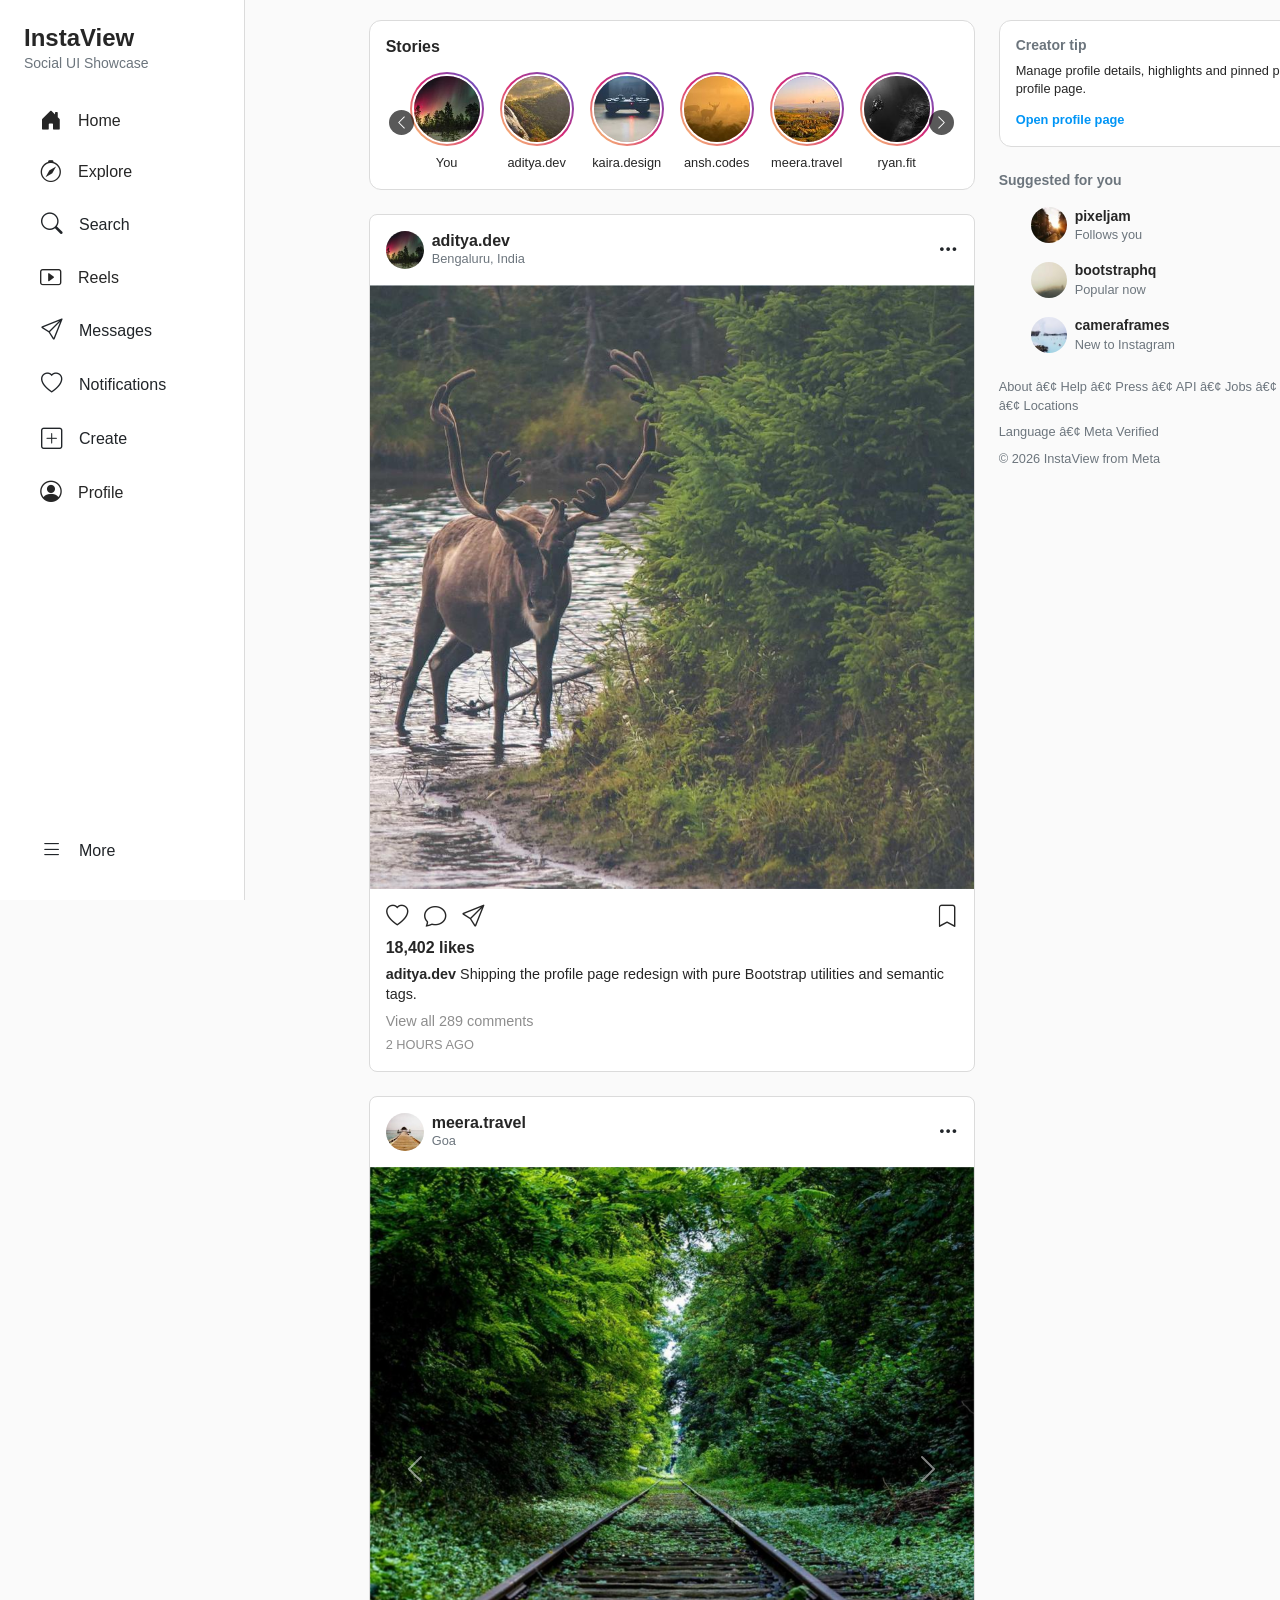
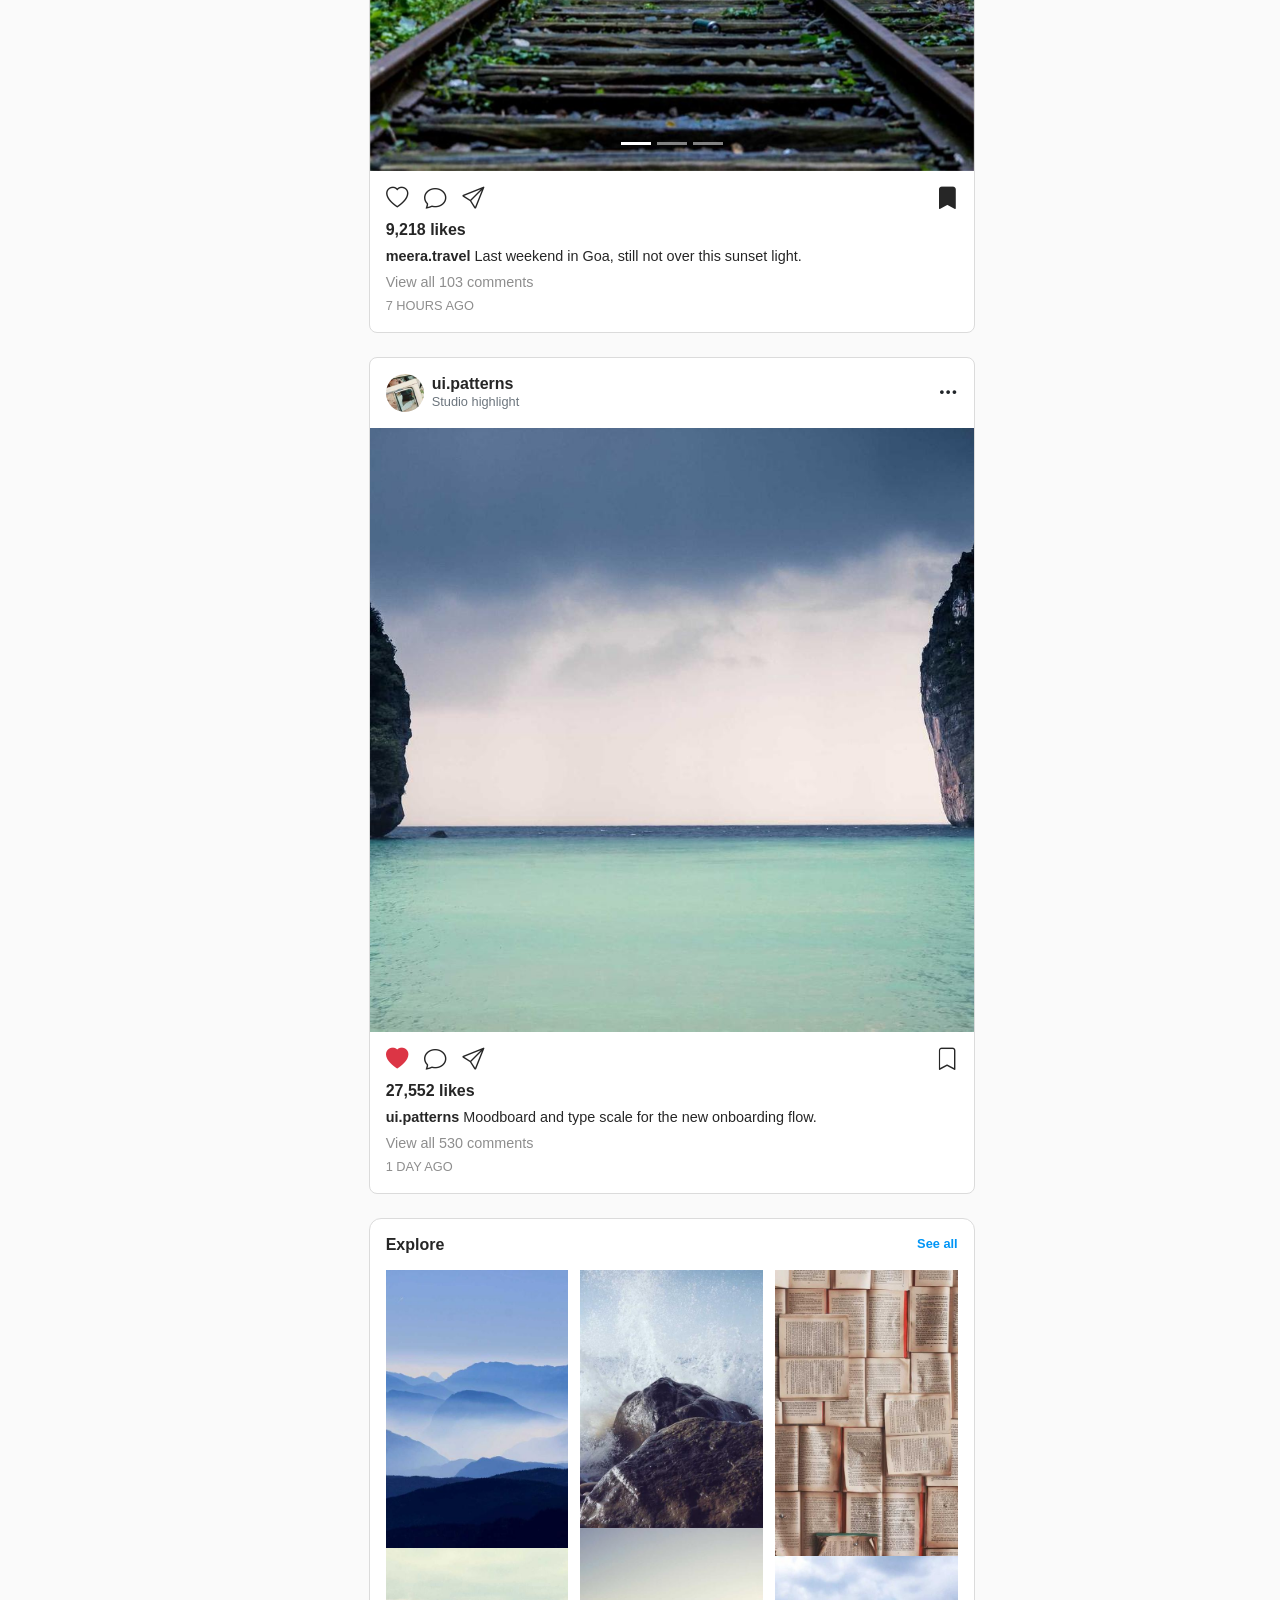
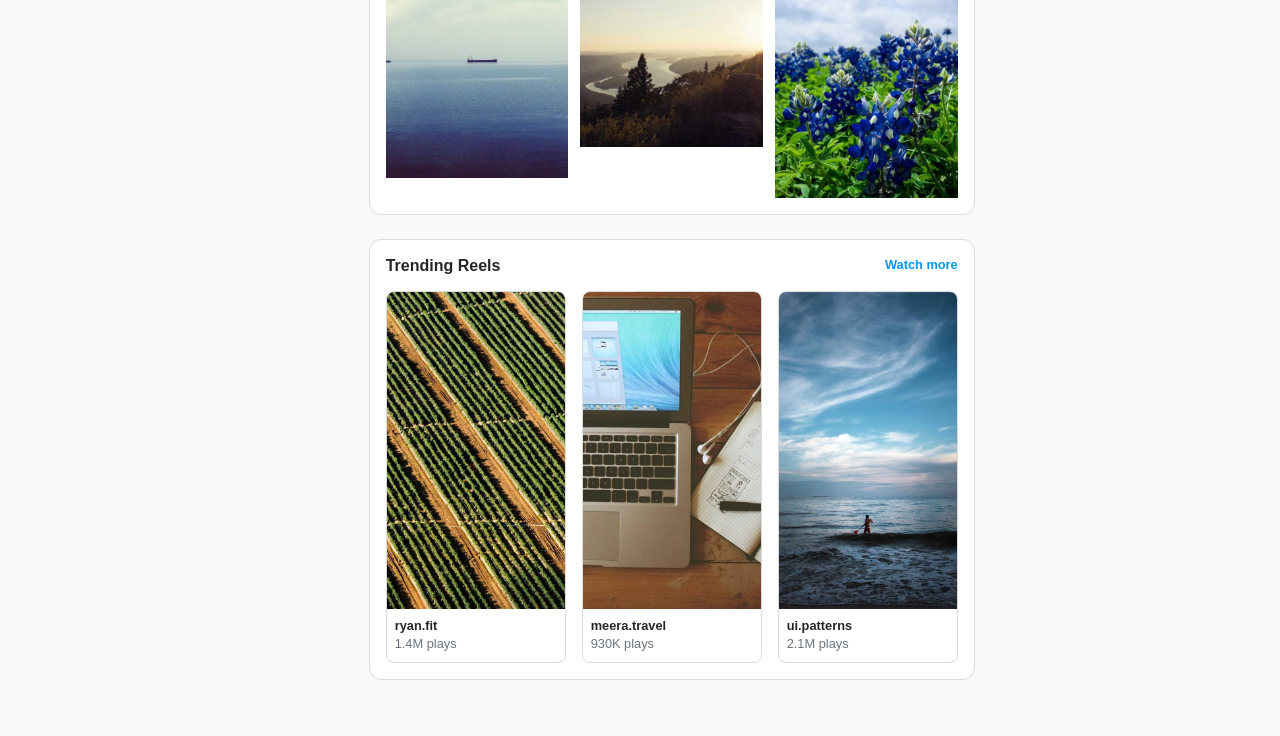
<file: index.html>
﻿<!doctype html>
<html lang="en">

<head>
    <meta charset="utf-8">
    <meta name="viewport" content="width=device-width, initial-scale=1, viewport-fit=cover">
    <title>InstaView - Instagram Clone UI with Bootstrap</title>
    <meta name="description"
        content="InstaView is a responsive Instagram clone built with semantic HTML, CSS and Bootstrap components only, optimized for SEO and static hosting.">
    <meta name="robots" content="index,follow,max-image-preview:large">
    <meta name="author" content="InstaView Team">
    <meta name="theme-color" content="#ffffff">
    <link rel="canonical" href="https://your-github-username.github.io/InstagramClone/">

    <!-- Open Graph / social previews -->
    <meta property="og:type" content="website">
    <meta property="og:title" content="InstaView - Instagram Clone UI with Bootstrap">
    <meta property="og:description"
        content="A feature-rich static Instagram clone interface made with Bootstrap and no custom JavaScript.">
    <meta property="og:url" content="https://your-github-username.github.io/InstagramClone/">
    <meta property="og:image" content="media/downloaded/img-028.jpg">
    <meta name="twitter:card" content="summary_large_image">
    <meta name="twitter:title" content="InstaView - Instagram Clone UI with Bootstrap">
    <meta name="twitter:description" content="Responsive Instagram-style static frontend for GitHub Pages.">
    <meta name="twitter:image" content="media/downloaded/img-028.jpg">

    <!-- Bootstrap and icon set -->
    <link href="https://cdn.jsdelivr.net/npm/bootstrap@5.3.8/dist/css/bootstrap.min.css" rel="stylesheet">
    <link rel="stylesheet" href="https://cdn.jsdelivr.net/npm/bootstrap-icons@1.13.1/font/bootstrap-icons.min.css">

    <!-- Local stylesheet bundle -->
    <link rel="stylesheet" href="assets/css/style.css">

    <!-- Structured metadata for search engines -->
    <script type="application/ld+json">
        {
            "@context": "https://schema.org",
            "@type": "WebSite",
            "name": "InstaView",
            "url": "https://your-github-username.github.io/InstagramClone/",
            "description": "A static Instagram-inspired social media interface powered by Bootstrap."
        }
    </script>
</head>

<body>
    <a class="visually-hidden-focusable p-2 bg-white border rounded position-absolute top-0 start-0 m-2"
        href="#main-feed">Skip to main content</a>

    <div class="app-shell">
        <!-- Desktop/tablet sidebar -->
        <aside class="ig-sidebar d-none d-lg-flex flex-column p-3 p-xl-4">
            <header class="mb-4">
                <h1 class="h4 mb-0 fw-semibold">InstaView</h1>
                <p class="small text-secondary mb-0">Social UI Showcase</p>
            </header>

            <nav class="nav flex-column gap-1" aria-label="Primary navigation">
                <a class="ig-nav-link d-flex align-items-center gap-3 px-3 py-2 active" href="#main-feed"
                    aria-current="page">
                    <i class="bi bi-house-door-fill"></i><span class="ig-sidebar-label">Home</span>
                </a>
                <a class="ig-nav-link d-flex align-items-center gap-3 px-3 py-2" href="#explore">
                    <i class="bi bi-compass"></i><span class="ig-sidebar-label">Explore</span>
                </a>
                <button class="ig-nav-link d-flex align-items-center gap-3 px-3 py-2 btn text-start" type="button"
                    data-bs-toggle="offcanvas" data-bs-target="#searchPanel" aria-controls="searchPanel">
                    <i class="bi bi-search"></i><span class="ig-sidebar-label">Search</span>
                </button>
                <a class="ig-nav-link d-flex align-items-center gap-3 px-3 py-2" href="#reels">
                    <i class="bi bi-play-btn"></i><span class="ig-sidebar-label">Reels</span>
                </a>
                <button class="ig-nav-link d-flex align-items-center gap-3 px-3 py-2 btn text-start" type="button"
                    data-bs-toggle="modal" data-bs-target="#messagesModal">
                    <i class="bi bi-send"></i><span class="ig-sidebar-label">Messages</span>
                </button>
                <button class="ig-nav-link d-flex align-items-center gap-3 px-3 py-2 btn text-start" type="button"
                    data-bs-toggle="modal" data-bs-target="#notificationsModal">
                    <i class="bi bi-heart"></i><span class="ig-sidebar-label">Notifications</span>
                </button>
                <button class="ig-nav-link d-flex align-items-center gap-3 px-3 py-2 btn text-start" type="button"
                    data-bs-toggle="modal" data-bs-target="#createModal">
                    <i class="bi bi-plus-square"></i><span class="ig-sidebar-label">Create</span>
                </button>
                <a class="ig-nav-link d-flex align-items-center gap-3 px-3 py-2" href="profile.html">
                    <i class="bi bi-person-circle"></i><span class="ig-sidebar-label">Profile</span>
                </a>
            </nav>

            <div class="mt-auto pt-3">
                <button class="ig-nav-link d-flex align-items-center gap-3 px-3 py-2 btn text-start w-100"
                    type="button" data-bs-toggle="dropdown" aria-expanded="false">
                    <i class="bi bi-list"></i><span class="ig-sidebar-label">More</span>
                </button>
                <ul class="dropdown-menu">
                    <li><a class="dropdown-item" href="#">Settings</a></li>
                    <li><a class="dropdown-item" href="#">Saved</a></li>
                    <li><a class="dropdown-item" href="#">Switch account</a></li>
                    <li>
                        <hr class="dropdown-divider">
                    </li>
                    <li><a class="dropdown-item" href="#">Log out</a></li>
                </ul>
            </div>
        </aside>

        <!-- Mobile top bar -->
        <header class="ig-mobile-top-nav fixed-top d-lg-none px-3 d-flex align-items-center justify-content-between">
            <h2 class="ig-mobile-brand m-0">Instagram</h2>
            <div class="d-flex align-items-center gap-3">
                <button class="btn p-0 border-0" type="button" data-bs-toggle="offcanvas" data-bs-target="#searchPanel"
                    aria-label="Open search">
                    <i class="bi bi-search mobile-icon"></i>
                </button>
                <button class="btn p-0 border-0 position-relative" type="button" data-bs-toggle="modal"
                    data-bs-target="#notificationsModal" aria-label="Open notifications">
                    <i class="bi bi-heart mobile-icon"></i>
                    <span
                        class="position-absolute top-0 start-100 translate-middle badge rounded-pill bg-danger counter-pill">7</span>
                </button>
                <button class="btn p-0 border-0" type="button" data-bs-toggle="modal" data-bs-target="#messagesModal"
                    aria-label="Open messages">
                    <i class="bi bi-send mobile-icon"></i>
                </button>
            </div>
        </header>

        <!-- Main content -->
        <main class="ig-main" id="main-feed">
            <div class="container-xxl">
                <div class="row justify-content-center gx-4 gx-xxl-5">
                    <!-- Feed column -->
                    <section class="col-12 col-md-10 col-lg-7 feed-column">
                        <!-- Stories -->
                        <section class="section-card p-3 mb-4" aria-label="Stories">
                            <h2 class="h6 mb-3 fw-semibold">Stories</h2>
                            <div class="stories-list d-flex gap-3 pb-1 d-lg-none">
                                <article class="story-entry text-center">
                                    <div class="story-avatar-wrap mx-auto"><img class="story-avatar"
                                            src="media/downloaded/img-001.jpg" alt="Your story"></div>
                                    <p class="small-copy mt-2 mb-0 text-truncate">You</p>
                                </article>
                                <article class="story-entry text-center">
                                    <div class="story-avatar-wrap mx-auto"><img class="story-avatar"
                                            src="media/downloaded/img-018.jpg" alt="Story by aditya"></div>
                                    <p class="small-copy mt-2 mb-0 text-truncate">aditya.dev</p>
                                </article>
                                <article class="story-entry text-center">
                                    <div class="story-avatar-wrap mx-auto"><img class="story-avatar"
                                            src="media/downloaded/img-020.jpg" alt="Story by kaira"></div>
                                    <p class="small-copy mt-2 mb-0 text-truncate">kaira.design</p>
                                </article>
                                <article class="story-entry text-center">
                                    <div class="story-avatar-wrap mx-auto"><img class="story-avatar"
                                            src="media/downloaded/img-021.jpg" alt="Story by ansh"></div>
                                    <p class="small-copy mt-2 mb-0 text-truncate">ansh.codes</p>
                                </article>
                                <article class="story-entry text-center">
                                    <div class="story-avatar-wrap mx-auto"><img class="story-avatar"
                                            src="media/downloaded/img-022.jpg" alt="Story by meera"></div>
                                    <p class="small-copy mt-2 mb-0 text-truncate">meera.travel</p>
                                </article>
                                <article class="story-entry text-center">
                                    <div class="story-avatar-wrap mx-auto"><img class="story-avatar"
                                            src="media/downloaded/img-023.jpg" alt="Story by ryan"></div>
                                    <p class="small-copy mt-2 mb-0 text-truncate">ryan.fit</p>
                                </article>
                                <article class="story-entry text-center">
                                    <div class="story-avatar-wrap mx-auto"><img class="story-avatar"
                                            src="media/downloaded/img-024.jpg" alt="Story by naina"></div>
                                    <p class="small-copy mt-2 mb-0 text-truncate">naina.food</p>
                                </article>
                                <article class="story-entry text-center">
                                    <div class="story-avatar-wrap mx-auto"><img class="story-avatar"
                                            src="media/downloaded/img-026.jpg" alt="Story by devon"></div>
                                    <p class="small-copy mt-2 mb-0 text-truncate">devon.fx</p>
                                </article>
                                <article class="story-entry text-center">
                                    <div class="story-avatar-wrap mx-auto"><img class="story-avatar"
                                            src="media/downloaded/img-027.jpg" alt="Story by riya"></div>
                                    <p class="small-copy mt-2 mb-0 text-truncate">riya.daily</p>
                                </article>
                                <article class="story-entry text-center">
                                    <div class="story-avatar-wrap mx-auto"><img class="story-avatar"
                                            src="media/downloaded/img-002.jpg" alt="Story by ronit"></div>
                                    <p class="small-copy mt-2 mb-0 text-truncate">ronit.tech</p>
                                </article>
                                <article class="story-entry text-center">
                                    <div class="story-avatar-wrap mx-auto"><img class="story-avatar"
                                            src="media/downloaded/img-001.jpg" alt="Story by alia"></div>
                                    <p class="small-copy mt-2 mb-0 text-truncate">alia.style</p>
                                </article>
                                <article class="story-entry text-center">
                                    <div class="story-avatar-wrap mx-auto"><img class="story-avatar"
                                            src="media/downloaded/img-014.jpg" alt="Story by aman"></div>
                                    <p class="small-copy mt-2 mb-0 text-truncate">aman.geo</p>
                                </article>
                                <article class="story-entry text-center">
                                    <div class="story-avatar-wrap mx-auto"><img class="story-avatar"
                                            src="media/downloaded/img-001.jpg" alt="Story by zara"></div>
                                    <p class="small-copy mt-2 mb-0 text-truncate">zara.run</p>
                                </article>
                            </div>

                            <!-- Desktop carousel with next/prev arrows -->
                            <div id="storiesDesktopCarousel" class="carousel slide d-none d-lg-block"
                                data-bs-interval="false">
                                <div class="carousel-inner">
                                    <div class="carousel-item active">
                                        <div class="d-flex gap-3 px-4">
                                            <article class="story-entry text-center">
                                                <div class="story-avatar-wrap mx-auto"><img class="story-avatar"
                                                        src="media/downloaded/img-001.jpg" alt="Your story"></div>
                                                <p class="small-copy mt-2 mb-0 text-truncate">You</p>
                                            </article>
                                            <article class="story-entry text-center">
                                                <div class="story-avatar-wrap mx-auto"><img class="story-avatar"
                                                        src="media/downloaded/img-018.jpg" alt="Story by aditya"></div>
                                                <p class="small-copy mt-2 mb-0 text-truncate">aditya.dev</p>
                                            </article>
                                            <article class="story-entry text-center">
                                                <div class="story-avatar-wrap mx-auto"><img class="story-avatar"
                                                        src="media/downloaded/img-020.jpg" alt="Story by kaira"></div>
                                                <p class="small-copy mt-2 mb-0 text-truncate">kaira.design</p>
                                            </article>
                                            <article class="story-entry text-center">
                                                <div class="story-avatar-wrap mx-auto"><img class="story-avatar"
                                                        src="media/downloaded/img-021.jpg" alt="Story by ansh"></div>
                                                <p class="small-copy mt-2 mb-0 text-truncate">ansh.codes</p>
                                            </article>
                                            <article class="story-entry text-center">
                                                <div class="story-avatar-wrap mx-auto"><img class="story-avatar"
                                                        src="media/downloaded/img-022.jpg" alt="Story by meera"></div>
                                                <p class="small-copy mt-2 mb-0 text-truncate">meera.travel</p>
                                            </article>
                                            <article class="story-entry text-center">
                                                <div class="story-avatar-wrap mx-auto"><img class="story-avatar"
                                                        src="media/downloaded/img-023.jpg" alt="Story by ryan"></div>
                                                <p class="small-copy mt-2 mb-0 text-truncate">ryan.fit</p>
                                            </article>
                                        </div>
                                    </div>
                                    <div class="carousel-item">
                                        <div class="d-flex gap-3 px-4">
                                            <article class="story-entry text-center">
                                                <div class="story-avatar-wrap mx-auto"><img class="story-avatar"
                                                        src="media/downloaded/img-024.jpg" alt="Story by naina"></div>
                                                <p class="small-copy mt-2 mb-0 text-truncate">naina.food</p>
                                            </article>
                                            <article class="story-entry text-center">
                                                <div class="story-avatar-wrap mx-auto"><img class="story-avatar"
                                                        src="media/downloaded/img-026.jpg" alt="Story by devon"></div>
                                                <p class="small-copy mt-2 mb-0 text-truncate">devon.fx</p>
                                            </article>
                                            <article class="story-entry text-center">
                                                <div class="story-avatar-wrap mx-auto"><img class="story-avatar"
                                                        src="media/downloaded/img-027.jpg" alt="Story by riya"></div>
                                                <p class="small-copy mt-2 mb-0 text-truncate">riya.daily</p>
                                            </article>
                                            <article class="story-entry text-center">
                                                <div class="story-avatar-wrap mx-auto"><img class="story-avatar"
                                                        src="media/downloaded/img-002.jpg" alt="Story by ronit"></div>
                                                <p class="small-copy mt-2 mb-0 text-truncate">ronit.tech</p>
                                            </article>
                                            <article class="story-entry text-center">
                                                <div class="story-avatar-wrap mx-auto"><img class="story-avatar"
                                                        src="media/downloaded/img-001.jpg" alt="Story by alia"></div>
                                                <p class="small-copy mt-2 mb-0 text-truncate">alia.style</p>
                                            </article>
                                            <article class="story-entry text-center">
                                                <div class="story-avatar-wrap mx-auto"><img class="story-avatar"
                                                        src="media/downloaded/img-014.jpg" alt="Story by aman"></div>
                                                <p class="small-copy mt-2 mb-0 text-truncate">aman.geo</p>
                                            </article>
                                        </div>
                                    </div>
                                </div>
                                <button class="carousel-control-prev story-nav-btn" type="button"
                                    data-bs-target="#storiesDesktopCarousel" data-bs-slide="prev">
                                    <span class="carousel-control-prev-icon" aria-hidden="true"></span>
                                    <span class="visually-hidden">Previous stories</span>
                                </button>
                                <button class="carousel-control-next story-nav-btn" type="button"
                                    data-bs-target="#storiesDesktopCarousel" data-bs-slide="next">
                                    <span class="carousel-control-next-icon" aria-hidden="true"></span>
                                    <span class="visually-hidden">Next stories</span>
                                </button>
                            </div>
                        </section>

                       
                        <!-- Feed post 1 -->
                        <article class="post-card rounded-3 overflow-hidden mb-4" aria-labelledby="post-title-1">
                            <header class="d-flex align-items-center justify-content-between p-3">
                                <div class="d-flex align-items-center gap-2">
                                    <img class="post-header-avatar" src="media/downloaded/img-001.jpg"
                                        alt="Profile picture of aditya.dev">
                                    <div>
                                        <h2 id="post-title-1" class="h6 mb-0 fw-semibold">aditya.dev</h2>
                                        <p class="small-copy mb-0 text-secondary">Bengaluru, India</p>
                                    </div>
                                </div>
                                <button class="btn btn-sm border-0 p-0" type="button" data-bs-toggle="dropdown"
                                    aria-label="More options">
                                    <i class="bi bi-three-dots fs-5"></i>
                                </button>
                                <ul class="dropdown-menu">
                                    <li><a class="dropdown-item" href="#">Report</a></li>
                                    <li><a class="dropdown-item" href="#">Unfollow</a></li>
                                    <li><a class="dropdown-item" href="#">Copy link</a></li>
                                </ul>
                            </header>
                            <img class="post-image" src="media/downloaded/img-041.jpg"
                                alt="Developer setup with laptop and notes">
                            <div class="p-3">
                                <div class="d-flex justify-content-between mb-2">
                                    <div class="d-flex gap-3">
                                        <button class="icon-btn" type="button" aria-label="Like post"><i
                                                class="bi bi-heart"></i></button>
                                        <button class="icon-btn" type="button" aria-label="Open comments"><i
                                                class="bi bi-chat"></i></button>
                                        <button class="icon-btn" type="button" aria-label="Share post"><i
                                                class="bi bi-send"></i></button>
                                    </div>
                                    <button class="icon-btn" type="button" aria-label="Save post"><i
                                            class="bi bi-bookmark"></i></button>
                                </div>
                                <p class="mb-1 fw-semibold">18,402 likes</p>
                                <p class="post-caption mb-1"><strong>aditya.dev</strong> Shipping the profile page
                                    redesign with pure Bootstrap utilities and semantic tags.</p>
                                <a class="post-comments d-inline-block mb-1" href="#">View all 289 comments</a>
                                <p class="post-time mb-0 text-uppercase small-copy">2 hours ago</p>
                            </div>
                        </article>

                        <!-- Feed post 2 with carousel -->
                        <article class="post-card rounded-3 overflow-hidden mb-4" aria-labelledby="post-title-2">
                            <header class="d-flex align-items-center justify-content-between p-3">
                                <div class="d-flex align-items-center gap-2">
                                    <img class="post-header-avatar" src="media/downloaded/img-017.jpg"
                                        alt="Profile picture of meera.travel">
                                    <div>
                                        <h2 id="post-title-2" class="h6 mb-0 fw-semibold">meera.travel</h2>
                                        <p class="small-copy mb-0 text-secondary">Goa</p>
                                    </div>
                                </div>
                                <button class="btn btn-sm border-0 p-0" type="button" data-bs-toggle="dropdown"
                                    aria-label="More options">
                                    <i class="bi bi-three-dots fs-5"></i>
                                </button>
                                <ul class="dropdown-menu">
                                    <li><a class="dropdown-item" href="#">Report</a></li>
                                    <li><a class="dropdown-item" href="#">Mute</a></li>
                                    <li><a class="dropdown-item" href="#">Go to post</a></li>
                                </ul>
                            </header>
                            <div id="travelCarousel" class="carousel slide" data-bs-ride="carousel">
                                <div class="carousel-indicators">
                                    <button type="button" data-bs-target="#travelCarousel" data-bs-slide-to="0"
                                        class="active" aria-current="true" aria-label="Slide 1"></button>
                                    <button type="button" data-bs-target="#travelCarousel" data-bs-slide-to="1"
                                        aria-label="Slide 2"></button>
                                    <button type="button" data-bs-target="#travelCarousel" data-bs-slide-to="2"
                                        aria-label="Slide 3"></button>
                                </div>
                                <div class="carousel-inner">
                                    <div class="carousel-item active">
                                        <img src="media/downloaded/img-042.jpg" class="post-image"
                                            alt="Beach sunrise">
                                    </div>
                                    <div class="carousel-item">
                                        <img src="media/downloaded/img-043.jpg" class="post-image"
                                            alt="Palm trees near the shore">
                                    </div>
                                    <div class="carousel-item">
                                        <img src="media/downloaded/img-044.jpg" class="post-image"
                                            alt="Coastal road view">
                                    </div>
                                </div>
                                <button class="carousel-control-prev" type="button" data-bs-target="#travelCarousel"
                                    data-bs-slide="prev">
                                    <span class="carousel-control-prev-icon" aria-hidden="true"></span>
                                    <span class="visually-hidden">Previous</span>
                                </button>
                                <button class="carousel-control-next" type="button" data-bs-target="#travelCarousel"
                                    data-bs-slide="next">
                                    <span class="carousel-control-next-icon" aria-hidden="true"></span>
                                    <span class="visually-hidden">Next</span>
                                </button>
                            </div>
                            <div class="p-3">
                                <div class="d-flex justify-content-between mb-2">
                                    <div class="d-flex gap-3">
                                        <button class="icon-btn" type="button" aria-label="Like post"><i
                                                class="bi bi-heart"></i></button>
                                        <button class="icon-btn" type="button" aria-label="Open comments"><i
                                                class="bi bi-chat"></i></button>
                                        <button class="icon-btn" type="button" aria-label="Share post"><i
                                                class="bi bi-send"></i></button>
                                    </div>
                                    <button class="icon-btn" type="button" aria-label="Save post"><i
                                            class="bi bi-bookmark-fill"></i></button>
                                </div>
                                <p class="mb-1 fw-semibold">9,218 likes</p>
                                <p class="post-caption mb-1"><strong>meera.travel</strong> Last weekend in Goa, still
                                    not over this sunset light.</p>
                                <a class="post-comments d-inline-block mb-1" href="#">View all 103 comments</a>
                                <p class="post-time mb-0 text-uppercase small-copy">7 hours ago</p>
                            </div>
                        </article>

                        <!-- Feed post 3 -->
                        <article class="post-card rounded-3 overflow-hidden mb-4" aria-labelledby="post-title-3">
                            <header class="d-flex align-items-center justify-content-between p-3">
                                <div class="d-flex align-items-center gap-2">
                                    <img class="post-header-avatar" src="media/downloaded/img-019.jpg"
                                        alt="Profile picture of ui.patterns">
                                    <div>
                                        <h2 id="post-title-3" class="h6 mb-0 fw-semibold">ui.patterns</h2>
                                        <p class="small-copy mb-0 text-secondary">Studio highlight</p>
                                    </div>
                                </div>
                                <button class="btn btn-sm border-0 p-0" type="button" data-bs-toggle="dropdown"
                                    aria-label="More options">
                                    <i class="bi bi-three-dots fs-5"></i>
                                </button>
                                <ul class="dropdown-menu">
                                    <li><a class="dropdown-item" href="#">Save</a></li>
                                    <li><a class="dropdown-item" href="#">Share profile</a></li>
                                </ul>
                            </header>
                            <img class="post-image" src="media/downloaded/img-045.jpg"
                                alt="Workspace with moodboard and color swatches">
                            <div class="p-3">
                                <div class="d-flex justify-content-between mb-2">
                                    <div class="d-flex gap-3">
                                        <button class="icon-btn" type="button" aria-label="Like post"><i
                                                class="bi bi-heart-fill text-danger"></i></button>
                                        <button class="icon-btn" type="button" aria-label="Open comments"><i
                                                class="bi bi-chat"></i></button>
                                        <button class="icon-btn" type="button" aria-label="Share post"><i
                                                class="bi bi-send"></i></button>
                                    </div>
                                    <button class="icon-btn" type="button" aria-label="Save post"><i
                                            class="bi bi-bookmark"></i></button>
                                </div>
                                <p class="mb-1 fw-semibold">27,552 likes</p>
                                <p class="post-caption mb-1"><strong>ui.patterns</strong> Moodboard and type scale for
                                    the new onboarding flow.</p>
                                <a class="post-comments d-inline-block mb-1" href="#">View all 530 comments</a>
                                <p class="post-time mb-0 text-uppercase small-copy">1 day ago</p>
                            </div>
                        </article>

                        <!-- Explore block -->
                        <section id="explore" class="section-card p-3 mb-4" aria-labelledby="explore-heading">
                            <header class="d-flex align-items-center justify-content-between mb-3">
                                <h2 id="explore-heading" class="h6 fw-semibold mb-0">Explore</h2>
                                <a class="small-copy link-accent" href="#">See all</a>
                            </header>
                            <div class="explore-grid">
                                <a class="explore-item" href="#"><img src="media/downloaded/img-033.jpg"
                                        alt="Street portrait"></a>
                                <a class="explore-item" href="#"><img src="media/downloaded/img-030.jpg"
                                        alt="Coding screen closeup"></a>
                                <a class="explore-item" href="#"><img src="media/downloaded/img-032.jpg"
                                        alt="Minimal room setup"></a>
                                <a class="explore-item" href="#"><img src="media/downloaded/img-029.jpg"
                                        alt="Coffee and notebook"></a>
                                <a class="explore-item" href="#"><img src="media/downloaded/img-034.jpg"
                                        alt="Sunset skyline"></a>
                                <a class="explore-item" href="#"><img src="media/downloaded/img-031.jpg"
                                        alt="White sneakers on pavement"></a>
                            </div>
                        </section>

                        <!-- Reels preview -->
                        <section id="reels" class="section-card p-3 mb-4" aria-labelledby="reels-heading">
                            <header class="d-flex align-items-center justify-content-between mb-3">
                                <h2 id="reels-heading" class="h6 fw-semibold mb-0">Trending Reels</h2>
                                <a class="small-copy link-accent" href="#">Watch more</a>
                            </header>
                            <div class="row g-3">
                                <article class="col-6 col-md-4">
                                    <div class="reel-card overflow-hidden">
                                        <img class="reel-cover" src="media/downloaded/img-035.jpg"
                                            alt="Fitness reel cover">
                                        <div class="p-2">
                                            <p class="small-copy mb-0 fw-semibold">ryan.fit</p>
                                            <p class="small-copy text-secondary mb-0">1.4M plays</p>
                                        </div>
                                    </div>
                                </article>
                                <article class="col-6 col-md-4">
                                    <div class="reel-card overflow-hidden">
                                        <img class="reel-cover" src="media/downloaded/img-036.jpg"
                                            alt="Travel reel cover">
                                        <div class="p-2">
                                            <p class="small-copy mb-0 fw-semibold">meera.travel</p>
                                            <p class="small-copy text-secondary mb-0">930K plays</p>
                                        </div>
                                    </div>
                                </article>
                                <article class="col-6 col-md-4">
                                    <div class="reel-card overflow-hidden">
                                        <img class="reel-cover" src="media/downloaded/img-037.jpg"
                                            alt="Design reel cover">
                                        <div class="p-2">
                                            <p class="small-copy mb-0 fw-semibold">ui.patterns</p>
                                            <p class="small-copy text-secondary mb-0">2.1M plays</p>
                                        </div>
                                    </div>
                                </article>
                            </div>
                        </section>

                    </section>

                    <!-- Right rail -->
                    <aside class="col-lg-5 col-xl-4 d-none d-lg-block">
                        <div class="ig-right-rail">
                            <section class="mb-4 section-card p-3" aria-label="Creator tip">
                                <h2 class="h6 small mb-2 text-secondary fw-semibold">Creator tip</h2>
                                <p class="small-copy mb-2">Manage profile details, highlights and pinned posts from
                                    your profile page.</p>
                                <a href="profile.html" class="small-copy link-accent">Open profile page</a>
                            </section>

                            <section class="mb-4" aria-labelledby="suggested-heading">
                                <header class="d-flex align-items-center justify-content-between mb-3">
                                    <h2 id="suggested-heading" class="h6 small mb-0 text-secondary fw-semibold">
                                        Suggested for you</h2>
                                    <a href="#" class="small-copy fw-semibold">See all</a>
                                </header>
                                <ul class="d-flex flex-column gap-3">
                                    <li class="d-flex align-items-center justify-content-between">
                                        <div class="d-flex align-items-center gap-2">
                                            <img class="suggested-avatar" src="media/downloaded/img-038.jpg"
                                                alt="Suggested profile pixeljam">
                                            <div>
                                                <p class="small fw-semibold mb-0">pixeljam</p>
                                                <p class="small-copy text-secondary mb-0">Follows you</p>
                                            </div>
                                        </div>
                                        <a href="#" class="small-copy link-accent">Follow</a>
                                    </li>
                                    <li class="d-flex align-items-center justify-content-between">
                                        <div class="d-flex align-items-center gap-2">
                                            <img class="suggested-avatar" src="media/downloaded/img-039.jpg"
                                                alt="Suggested profile bootstraphq">
                                            <div>
                                                <p class="small fw-semibold mb-0">bootstraphq</p>
                                                <p class="small-copy text-secondary mb-0">Popular now</p>
                                            </div>
                                        </div>
                                        <a href="#" class="small-copy link-accent">Follow</a>
                                    </li>
                                    <li class="d-flex align-items-center justify-content-between">
                                        <div class="d-flex align-items-center gap-2">
                                            <img class="suggested-avatar" src="media/downloaded/img-040.jpg"
                                                alt="Suggested profile cameraframes">
                                            <div>
                                                <p class="small fw-semibold mb-0">cameraframes</p>
                                                <p class="small-copy text-secondary mb-0">New to Instagram</p>
                                            </div>
                                        </div>
                                        <a href="#" class="small-copy link-accent">Follow</a>
                                    </li>
                                </ul>
                            </section>

                            <section class="small-copy text-secondary" aria-label="Footer links">
                                <p class="mb-2">About â€¢ Help â€¢ Press â€¢ API â€¢ Jobs â€¢ Privacy â€¢ Terms â€¢ Locations</p>
                                <p class="mb-2">Language â€¢ Meta Verified</p>
                                <p class="mb-0">© 2026 InstaView from Meta</p>
                            </section>
                        </div>
                    </aside>
                </div>
            </div>
        </main>

        <!-- Mobile bottom nav -->
        <nav class="ig-mobile-bottom-nav fixed-bottom d-lg-none d-flex align-items-center">
            <ul class="d-flex justify-content-around align-items-center w-100 mb-0 px-2">
                <li><a href="#main-feed" aria-label="Go to home"><i class="bi bi-house-door-fill mobile-icon"></i></a></li>
                <li>
                    <button class="btn p-0 border-0" type="button" data-bs-toggle="offcanvas" data-bs-target="#searchPanel"
                        aria-label="Open search">
                        <i class="bi bi-search mobile-icon"></i>
                    </button>
                </li>
                <li>
                    <button class="btn p-0 border-0" type="button" data-bs-toggle="modal" data-bs-target="#createModal"
                        aria-label="Create post">
                        <i class="bi bi-plus-square mobile-icon"></i>
                    </button>
                </li>
                <li><a href="#reels" aria-label="Go to reels"><i class="bi bi-play-btn mobile-icon"></i></a></li>
                <li><a href="profile.html" aria-label="Go to profile"><i class="bi bi-person-circle mobile-icon"></i></a></li>
            </ul>
        </nav>
    </div>

    <!-- Search panel -->
    <aside class="offcanvas offcanvas-start" tabindex="-1" id="searchPanel" aria-labelledby="searchPanelLabel">
        <div class="offcanvas-header">
            <h2 class="offcanvas-title h5" id="searchPanelLabel">Search</h2>
            <button type="button" class="btn-close" data-bs-dismiss="offcanvas" aria-label="Close"></button>
        </div>
        <div class="offcanvas-body">
            <form class="mb-4" role="search">
                <label class="form-label small fw-semibold" for="searchInput">Find profiles, tags and places</label>
                <input class="form-control" id="searchInput" type="search" placeholder="Search..." aria-label="Search">
            </form>
            <h3 class="h6">Recent</h3>
            <ul class="list-group list-group-flush">
                <li class="list-group-item d-flex justify-content-between align-items-center px-0">
                    <span>#bootstrap</span><i class="bi bi-x-lg text-secondary"></i>
                </li>
                <li class="list-group-item d-flex justify-content-between align-items-center px-0">
                    <span>@ui.patterns</span><i class="bi bi-x-lg text-secondary"></i>
                </li>
                <li class="list-group-item d-flex justify-content-between align-items-center px-0">
                    <span>#webdesign</span><i class="bi bi-x-lg text-secondary"></i>
                </li>
            </ul>
        </div>
    </aside>

    <!-- Notifications -->
    <div class="modal fade" id="notificationsModal" tabindex="-1" aria-labelledby="notificationsModalLabel"
        aria-hidden="true">
        <div class="modal-dialog modal-dialog-scrollable">
            <div class="modal-content">
                <div class="modal-header">
                    <h2 class="modal-title h5" id="notificationsModalLabel">Notifications</h2>
                    <button type="button" class="btn-close" data-bs-dismiss="modal" aria-label="Close"></button>
                </div>
                <div class="modal-body">
                    <ul class="list-group">
                        <li class="list-group-item">kaira.design liked your post.</li>
                        <li class="list-group-item">ansh.codes started following you.</li>
                        <li class="list-group-item">ui.patterns mentioned you in a comment.</li>
                        <li class="list-group-item">ryan.fit shared a new reel.</li>
                    </ul>
                </div>
            </div>
        </div>
    </div>

    <!-- Messages -->
    <div class="modal fade" id="messagesModal" tabindex="-1" aria-labelledby="messagesModalLabel" aria-hidden="true">
        <div class="modal-dialog modal-dialog-scrollable">
            <div class="modal-content">
                <div class="modal-header">
                    <h2 class="modal-title h5" id="messagesModalLabel">Messages</h2>
                    <button type="button" class="btn-close" data-bs-dismiss="modal" aria-label="Close"></button>
                </div>
                <div class="modal-body">
                    <div class="list-group">
                        <a class="list-group-item list-group-item-action" href="#">aditya.dev - "Pushed the update ðŸš€"</a>
                        <a class="list-group-item list-group-item-action" href="#">meera.travel - "Trip photos uploaded"</a>
                        <a class="list-group-item list-group-item-action" href="#">ui.patterns - "Check this Figma file"</a>
                    </div>
                </div>
            </div>
        </div>
    </div>

    <!-- Create post -->
    <div class="modal fade" id="createModal" tabindex="-1" aria-labelledby="createModalLabel" aria-hidden="true">
        <div class="modal-dialog">
            <div class="modal-content">
                <div class="modal-header">
                    <h2 class="modal-title h5" id="createModalLabel">Create new post</h2>
                    <button type="button" class="btn-close" data-bs-dismiss="modal" aria-label="Close"></button>
                </div>
                <div class="modal-body">
                    <form>
                        <div class="mb-3">
                            <label for="postCaption" class="form-label">Caption</label>
                            <textarea class="form-control" id="postCaption" rows="4"
                                placeholder="Write a caption..."></textarea>
                        </div>
                        <div class="mb-3">
                            <label for="postLocation" class="form-label">Location</label>
                            <input type="text" class="form-control" id="postLocation" placeholder="Add location">
                        </div>
                        <button type="button" class="btn btn-primary w-100">Share</button>
                    </form>
                </div>
            </div>
        </div>
    </div>

    <!-- Bootstrap JS (framework only, no custom JS) -->
    <script src="https://cdn.jsdelivr.net/npm/bootstrap@5.3.8/dist/js/bootstrap.bundle.min.js"></script>
</body>

</html>
</file>
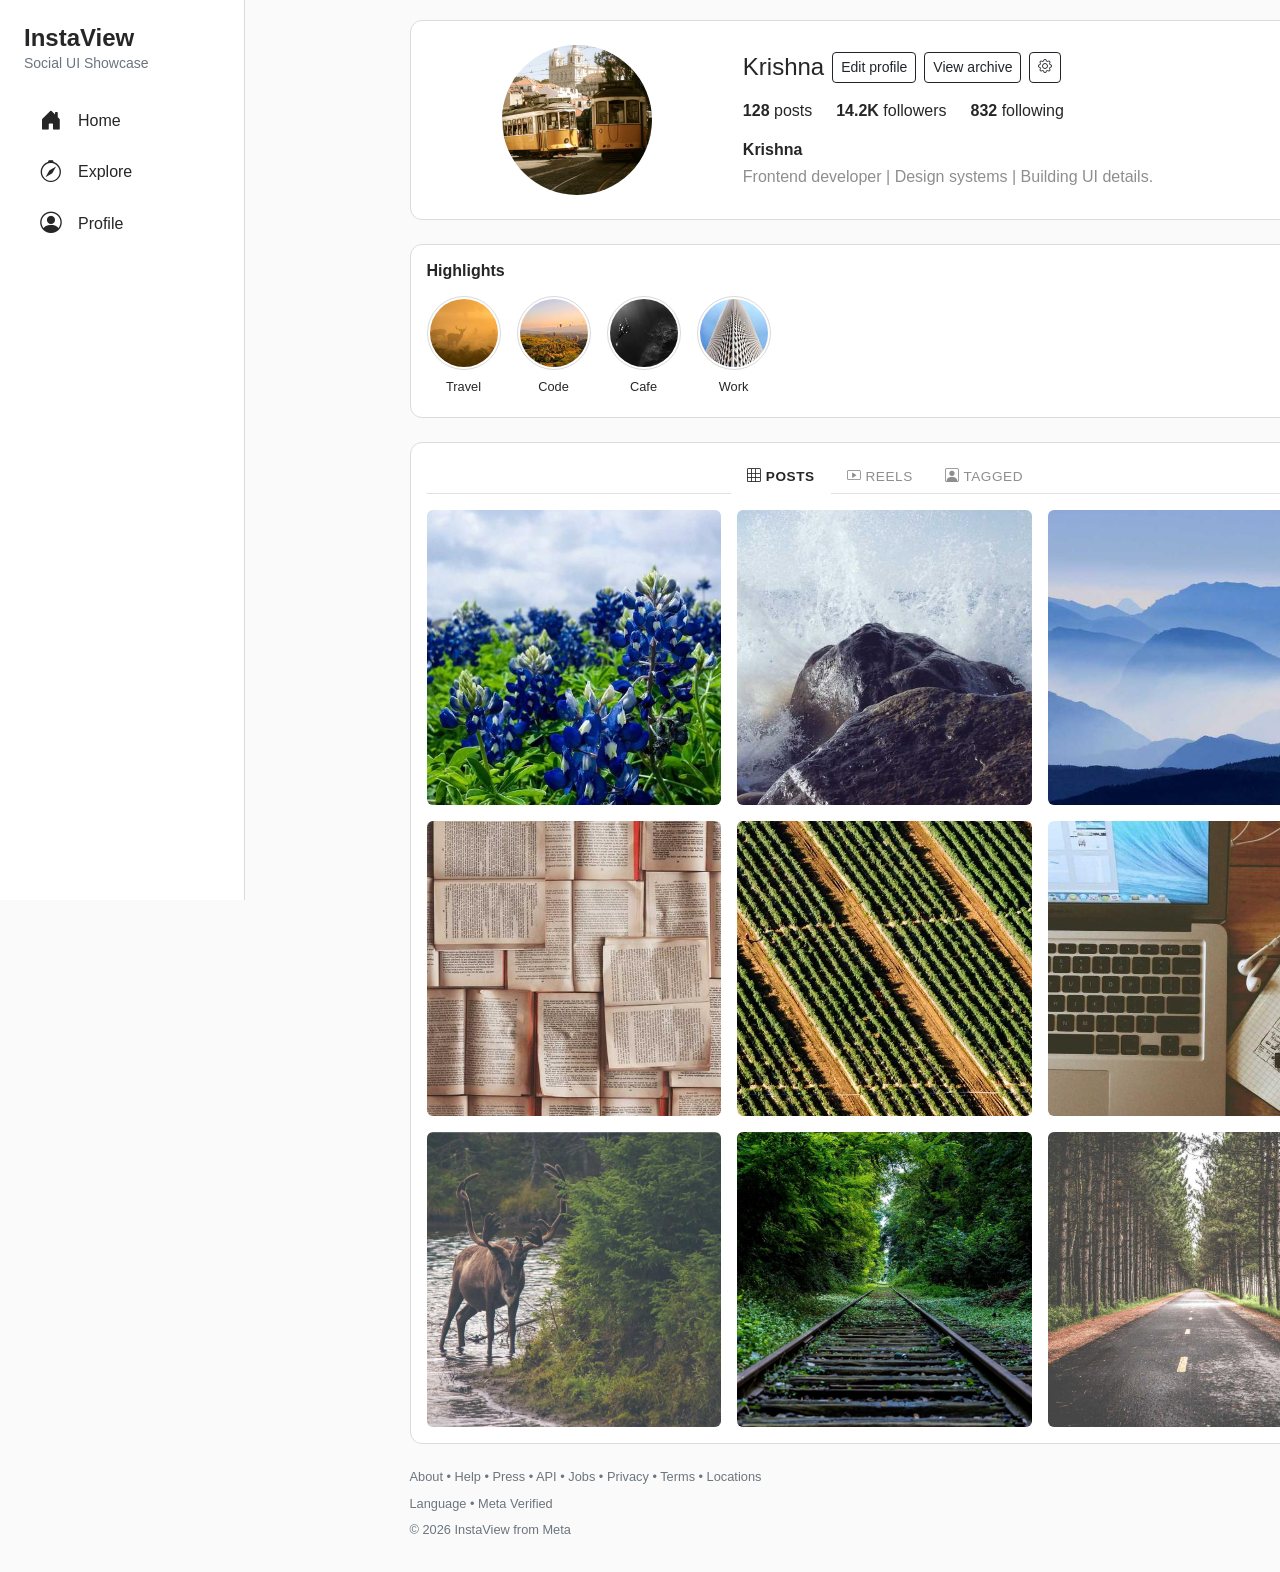
<file: profile.html>
<!doctype html>
<html lang="en">

<head>
    <meta charset="utf-8">
    <meta name="viewport" content="width=device-width, initial-scale=1, viewport-fit=cover">
    <title>Krishna • InstaView</title>
    <meta name="description" content="InstaView profile page for Krishna with posts, highlights and reels.">
    <link rel="canonical" href="https://your-github-username.github.io/InstagramClone/profile.html">

    <link href="https://cdn.jsdelivr.net/npm/bootstrap@5.3.8/dist/css/bootstrap.min.css" rel="stylesheet">
    <link rel="stylesheet" href="https://cdn.jsdelivr.net/npm/bootstrap-icons@1.13.1/font/bootstrap-icons.min.css">
    <link rel="stylesheet" href="assets/css/style.css">
    <link rel="stylesheet" href="assets/css/profile.css">
</head>

<body>
    <div class="app-shell">
        <aside class="ig-sidebar d-none d-lg-flex flex-column p-3 p-xl-4">
            <header class="mb-4">
                <h1 class="h4 mb-0 fw-semibold">InstaView</h1>
                <p class="small text-secondary mb-0">Social UI Showcase</p>
            </header>

            <nav class="nav flex-column gap-1" aria-label="Primary navigation">
                <a class="ig-nav-link d-flex align-items-center gap-3 px-3 py-2" href="index.html">
                    <i class="bi bi-house-door-fill"></i><span class="ig-sidebar-label">Home</span>
                </a>
                <a class="ig-nav-link d-flex align-items-center gap-3 px-3 py-2" href="index.html#explore">
                    <i class="bi bi-compass"></i><span class="ig-sidebar-label">Explore</span>
                </a>
                <a class="ig-nav-link d-flex align-items-center gap-3 px-3 py-2 active" href="profile.html"
                    aria-current="page">
                    <i class="bi bi-person-circle"></i><span class="ig-sidebar-label">Profile</span>
                </a>
            </nav>
        </aside>

        <header class="ig-mobile-top-nav fixed-top d-lg-none px-3 d-flex align-items-center justify-content-between">
            <h2 class="ig-mobile-brand m-0">Krishna</h2>
            <a class="btn p-0 border-0" href="index.html" aria-label="Go to home feed">
                <i class="bi bi-house-door mobile-icon"></i>
            </a>
        </header>

        <main class="ig-main">
            <div class="container profile-container">
                <section class="profile-header section-card p-3 p-md-4 mb-4">
                    <div class="row align-items-center g-4">
                        <div class="col-12 col-md-4 text-center">
                            <img class="profile-avatar mx-auto" src="media/dp/krishna.jpg"
                                alt="Profile picture of Krishna">
                        </div>
                        <div class="col-12 col-md-8">
                            <div class="d-flex flex-wrap align-items-center gap-2 mb-3">
                                <h2 class="h4 mb-0">Krishna</h2>
                                <button class="btn btn-sm btn-outline-dark">Edit profile</button>
                                <button class="btn btn-sm btn-outline-dark">View archive</button>
                                <button class="btn btn-sm btn-outline-dark"><i class="bi bi-gear"></i></button>
                            </div>
                            <div class="d-flex gap-4 mb-3 profile-stats">
                                <p class="mb-0"><strong>128</strong> posts</p>
                                <p class="mb-0"><strong>14.2K</strong> followers</p>
                                <p class="mb-0"><strong>832</strong> following</p>
                            </div>
                            <p class="fw-semibold mb-1">Krishna</p>
                            <p class="mb-0 muted-copy">Frontend developer | Design systems | Building UI details.</p>
                        </div>
                    </div>
                </section>

                <section class="section-card p-3 mb-4" aria-label="Highlights">
                    <h3 class="h6 mb-3 fw-semibold">Highlights</h3>
                    <div class="highlights-list d-flex gap-3 pb-1">
                        <article class="highlight-entry text-center">
                            <div class="highlight-avatar-wrap mx-auto"><img class="highlight-avatar"
                                    src="media/downloaded/img-021.jpg" alt="Travel highlight"></div>
                            <p class="small-copy mt-2 mb-0 text-truncate">Travel</p>
                        </article>
                        <article class="highlight-entry text-center">
                            <div class="highlight-avatar-wrap mx-auto"><img class="highlight-avatar"
                                    src="media/downloaded/img-022.jpg" alt="Code highlight"></div>
                            <p class="small-copy mt-2 mb-0 text-truncate">Code</p>
                        </article>
                        <article class="highlight-entry text-center">
                            <div class="highlight-avatar-wrap mx-auto"><img class="highlight-avatar"
                                    src="media/downloaded/img-023.jpg" alt="Cafe highlight"></div>
                            <p class="small-copy mt-2 mb-0 text-truncate">Cafe</p>
                        </article>
                        <article class="highlight-entry text-center">
                            <div class="highlight-avatar-wrap mx-auto"><img class="highlight-avatar"
                                    src="media/downloaded/img-026.jpg" alt="Work highlight"></div>
                            <p class="small-copy mt-2 mb-0 text-truncate">Work</p>
                        </article>
                    </div>
                </section>

                <section class="section-card p-3 mb-4">
                    <ul class="nav nav-tabs justify-content-center profile-tabs mb-3">
                        <li class="nav-item">
                            <a class="nav-link active" href="#"><i class="bi bi-grid-3x3"></i> Posts</a>
                        </li>
                        <li class="nav-item">
                            <a class="nav-link" href="#"><i class="bi bi-play-btn"></i> Reels</a>
                        </li>
                        <li class="nav-item">
                            <a class="nav-link" href="#"><i class="bi bi-person-square"></i> Tagged</a>
                        </li>
                    </ul>

                    <div class="row g-2 g-md-3">
                        <div class="col-4"><img class="profile-grid-image" src="media/downloaded/img-031.jpg" alt="Post 1"></div>
                        <div class="col-4"><img class="profile-grid-image" src="media/downloaded/img-032.jpg" alt="Post 2"></div>
                        <div class="col-4"><img class="profile-grid-image" src="media/downloaded/img-033.jpg" alt="Post 3"></div>
                        <div class="col-4"><img class="profile-grid-image" src="media/downloaded/img-034.jpg" alt="Post 4"></div>
                        <div class="col-4"><img class="profile-grid-image" src="media/downloaded/img-035.jpg" alt="Post 5"></div>
                        <div class="col-4"><img class="profile-grid-image" src="media/downloaded/img-036.jpg" alt="Post 6"></div>
                        <div class="col-4"><img class="profile-grid-image" src="media/downloaded/img-041.jpg" alt="Post 7"></div>
                        <div class="col-4"><img class="profile-grid-image" src="media/downloaded/img-042.jpg" alt="Post 8"></div>
                        <div class="col-4"><img class="profile-grid-image" src="media/downloaded/img-043.jpg" alt="Post 9"></div>
                    </div>
                </section>

                <section class="small-copy text-secondary" aria-label="Footer links">
                    <p class="mb-2">About • Help • Press • API • Jobs • Privacy • Terms • Locations</p>
                    <p class="mb-2">Language • Meta Verified</p>
                    <p class="mb-0">© 2026 InstaView from Meta</p>
                </section>
            </div>
        </main>

        <nav class="ig-mobile-bottom-nav fixed-bottom d-lg-none d-flex align-items-center">
            <ul class="d-flex justify-content-around align-items-center w-100 mb-0 px-2">
                <li><a href="index.html#main-feed" aria-label="Go to home"><i class="bi bi-house-door mobile-icon"></i></a></li>
                <li><a href="index.html#explore" aria-label="Go to explore"><i class="bi bi-search mobile-icon"></i></a></li>
                <li><a href="index.html" aria-label="Create post"><i class="bi bi-plus-square mobile-icon"></i></a></li>
                <li><a href="index.html#reels" aria-label="Go to reels"><i class="bi bi-play-btn mobile-icon"></i></a></li>
                <li><a href="profile.html" aria-label="Go to profile"><i class="bi bi-person-circle-fill mobile-icon"></i></a></li>
            </ul>
        </nav>
    </div>

    <script src="https://cdn.jsdelivr.net/npm/bootstrap@5.3.8/dist/js/bootstrap.bundle.min.js"></script>
</body>

</html>
</file>
<file: assets/css/style.css>
/* Import order: tokens -> reset -> layout -> component styles */
@import url("./variables.css");
@import url("./reset.css");
@import url("./layout.css");

/* Keep feed width and spacing close to Instagram */
.feed-column {
    max-width: 630px;
}

.section-card {
    border: 1px solid var(--ig-border);
    border-radius: var(--radius-md);
    background: var(--ig-surface);
}

/* Sidebar link behavior */
.ig-nav-link {
    border-radius: var(--radius-md);
    transition: background-color 0.2s ease, transform 0.2s ease;
}

.ig-nav-link:hover {
    background: #f2f2f2;
    transform: translateX(1px);
}

.ig-nav-link i {
    font-size: 1.35rem;
}

/* Story strip uses scroll-snap for a native feel */
.stories-list {
    overflow-x: auto;
    scroll-snap-type: x mandatory;
    -webkit-overflow-scrolling: touch;
    scrollbar-width: none;
    -ms-overflow-style: none;
}

.stories-list>* {
    scroll-snap-align: start;
}

.stories-list::-webkit-scrollbar {
    display: none;
}

.story-avatar-wrap {
    width: 74px;
    height: 74px;
    background: linear-gradient(45deg, var(--ig-story-start), var(--ig-story-mid), var(--ig-story-end));
    border-radius: 50%;
    padding: 2px;
}

.story-avatar {
    width: 100%;
    height: 100%;
    border-radius: 50%;
    border: 2px solid #fff;
    object-fit: cover;
}

.story-entry,
.highlight-entry {
    min-width: 74px;
}

/* Highlights strip mirrors story behavior but uses neutral ring */
.highlights-list {
    overflow-x: auto;
    scroll-snap-type: x mandatory;
    -webkit-overflow-scrolling: touch;
    scrollbar-width: none;
    -ms-overflow-style: none;
}

.highlights-list>* {
    scroll-snap-align: start;
}

.highlights-list::-webkit-scrollbar {
    display: none;
}

.highlight-avatar-wrap {
    width: 74px;
    height: 74px;
    border: 1px solid #d9d9d9;
    border-radius: 50%;
    padding: 2px;
}

.highlight-avatar {
    width: 100%;
    height: 100%;
    border-radius: 50%;
    object-fit: cover;
}

/* Desktop-only arrow controls for stories/highlights carousels */
.story-nav-btn {
    width: 2rem;
    opacity: 1;
}

.story-nav-btn .carousel-control-prev-icon,
.story-nav-btn .carousel-control-next-icon {
    width: 1.6rem;
    height: 1.6rem;
    border-radius: 50%;
    background-color: rgba(0, 0, 0, 0.65);
    background-size: 60% 60%;
}

/* Feed cards */
.post-card {
    border: 1px solid var(--ig-border);
    background: var(--ig-surface);
}

.post-header-avatar {
    width: 38px;
    height: 38px;
    border-radius: 50%;
    object-fit: cover;
}

.post-image {
    width: 100%;
    aspect-ratio: 1 / 1;
    object-fit: cover;
}

.icon-btn {
    border: 0;
    background: transparent;
    color: var(--ig-text);
    font-size: 1.4rem;
    line-height: 1;
    padding: 0;
}

.icon-btn:hover {
    opacity: 0.7;
}

.post-caption,
.post-comments,
.post-time {
    font-size: 0.9rem;
}

.post-comments,
.post-time,
.muted-copy {
    color: var(--ig-muted);
}

/* Suggestions / side rail */
.profile-mini-avatar {
    width: 56px;
    height: 56px;
    border-radius: 50%;
    object-fit: cover;
}

.suggested-avatar {
    width: 36px;
    height: 36px;
    border-radius: 50%;
    object-fit: cover;
}

.link-accent {
    color: var(--ig-accent);
    font-weight: 600;
}

.link-accent:hover {
    color: #007ad1;
}

/* Explore masonry-ish grid with CSS columns */
.explore-grid {
    column-count: 3;
    column-gap: 0.75rem;
}

.explore-item {
    break-inside: avoid;
    margin-bottom: 0.75rem;
    border-radius: var(--radius-sm);
    overflow: hidden;
}

.explore-item img {
    width: 100%;
    object-fit: cover;
}

/* Reels cards */
.reel-card {
    border: 1px solid var(--ig-border);
    border-radius: var(--radius-sm);
    background: var(--ig-surface);
}

.reel-cover {
    aspect-ratio: 9 / 16;
    object-fit: cover;
    width: 100%;
}

/* Mobile bars */
.ig-mobile-brand {
    font-weight: 600;
    font-size: 1.4rem;
    letter-spacing: 0.02em;
    line-height: 1;
}

.mobile-icon {
    font-size: 1.4rem;
    color: var(--ig-text);
}

/* Utility helpers */
.small-copy {
    font-size: 0.8rem;
}

.counter-pill {
    font-size: 0.72rem;
}

/* Respect users who prefer reduced motion */
@media (prefers-reduced-motion: reduce) {
    * {
        scroll-behavior: auto !important;
    }
}

@media (max-width: 1199.98px) {
    .ig-sidebar-label {
        display: none;
    }

    .ig-sidebar {
        width: var(--sidebar-collapsed-width);
    }

    .ig-main {
        margin-left: var(--sidebar-collapsed-width);
    }
}

@media (max-width: 991.98px) {
    body {
        padding-top: var(--mobile-top-nav-height);
        padding-bottom: var(--mobile-bottom-nav-height);
    }

    .ig-main {
        margin-left: 0;
        padding-top: 1rem;
    }

    .feed-column {
        max-width: 100%;
    }

    .explore-grid {
        column-count: 2;
    }
}

@media (max-width: 575.98px) {
    .stories-list .story-entry {
        min-width: 72px;
    }

    .highlights-list .highlight-entry {
        min-width: 72px;
    }

    .explore-grid {
        column-count: 2;
        column-gap: 0.5rem;
    }
}
</file>
<file: assets/css/profile.css>
/* Profile page specific layout refinements */
.profile-container {
    max-width: 975px;
}

.profile-header {
    border-radius: var(--radius-md);
}

.profile-avatar {
    width: 150px;
    height: 150px;
    object-fit: cover;
    border-radius: 50%;
}

.profile-stats {
    flex-wrap: wrap;
}

.profile-tabs .nav-link {
    border: 0;
    color: var(--ig-muted);
    font-size: 0.85rem;
    text-transform: uppercase;
    letter-spacing: 0.04em;
}

.profile-tabs .nav-link.active {
    color: var(--ig-text);
    font-weight: 600;
}

.profile-grid-image {
    width: 100%;
    aspect-ratio: 1 / 1;
    object-fit: cover;
    border-radius: 6px;
}

@media (max-width: 767.98px) {
    .profile-avatar {
        width: 92px;
        height: 92px;
    }
}
</file>
